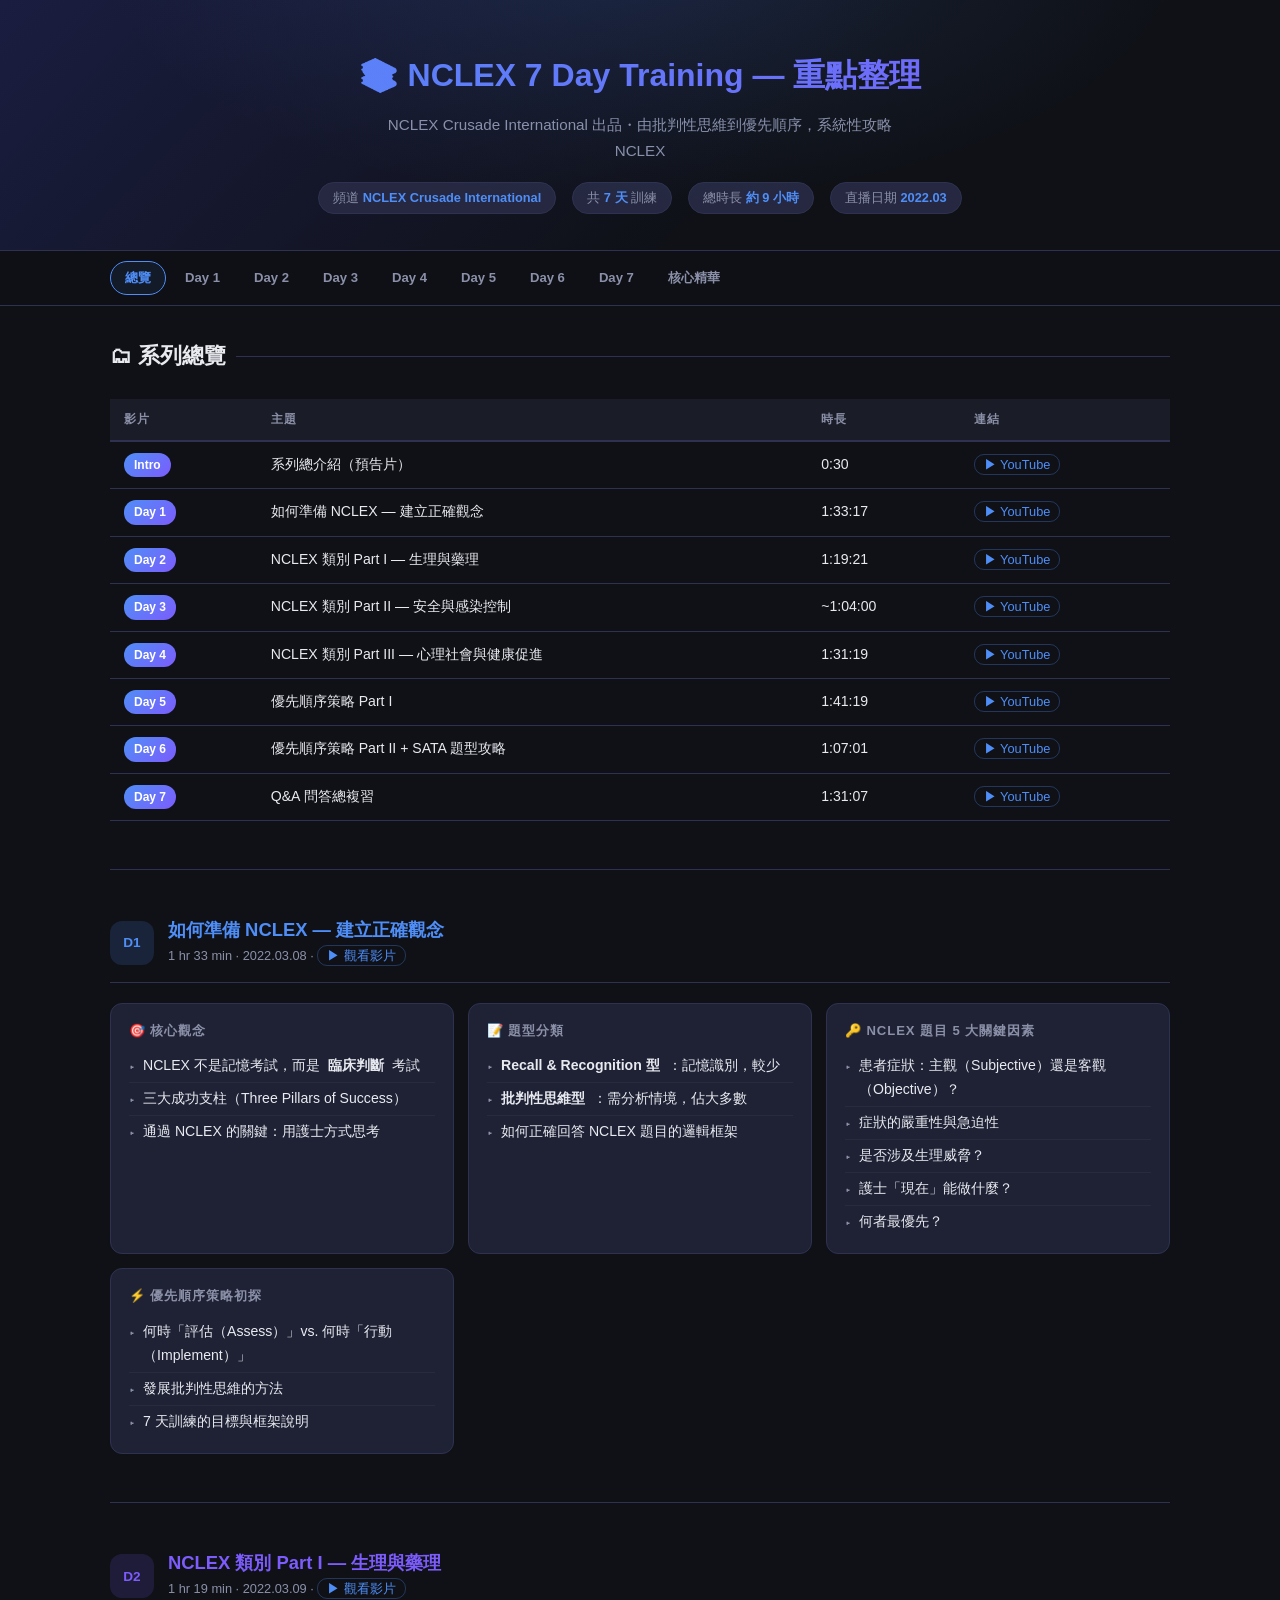
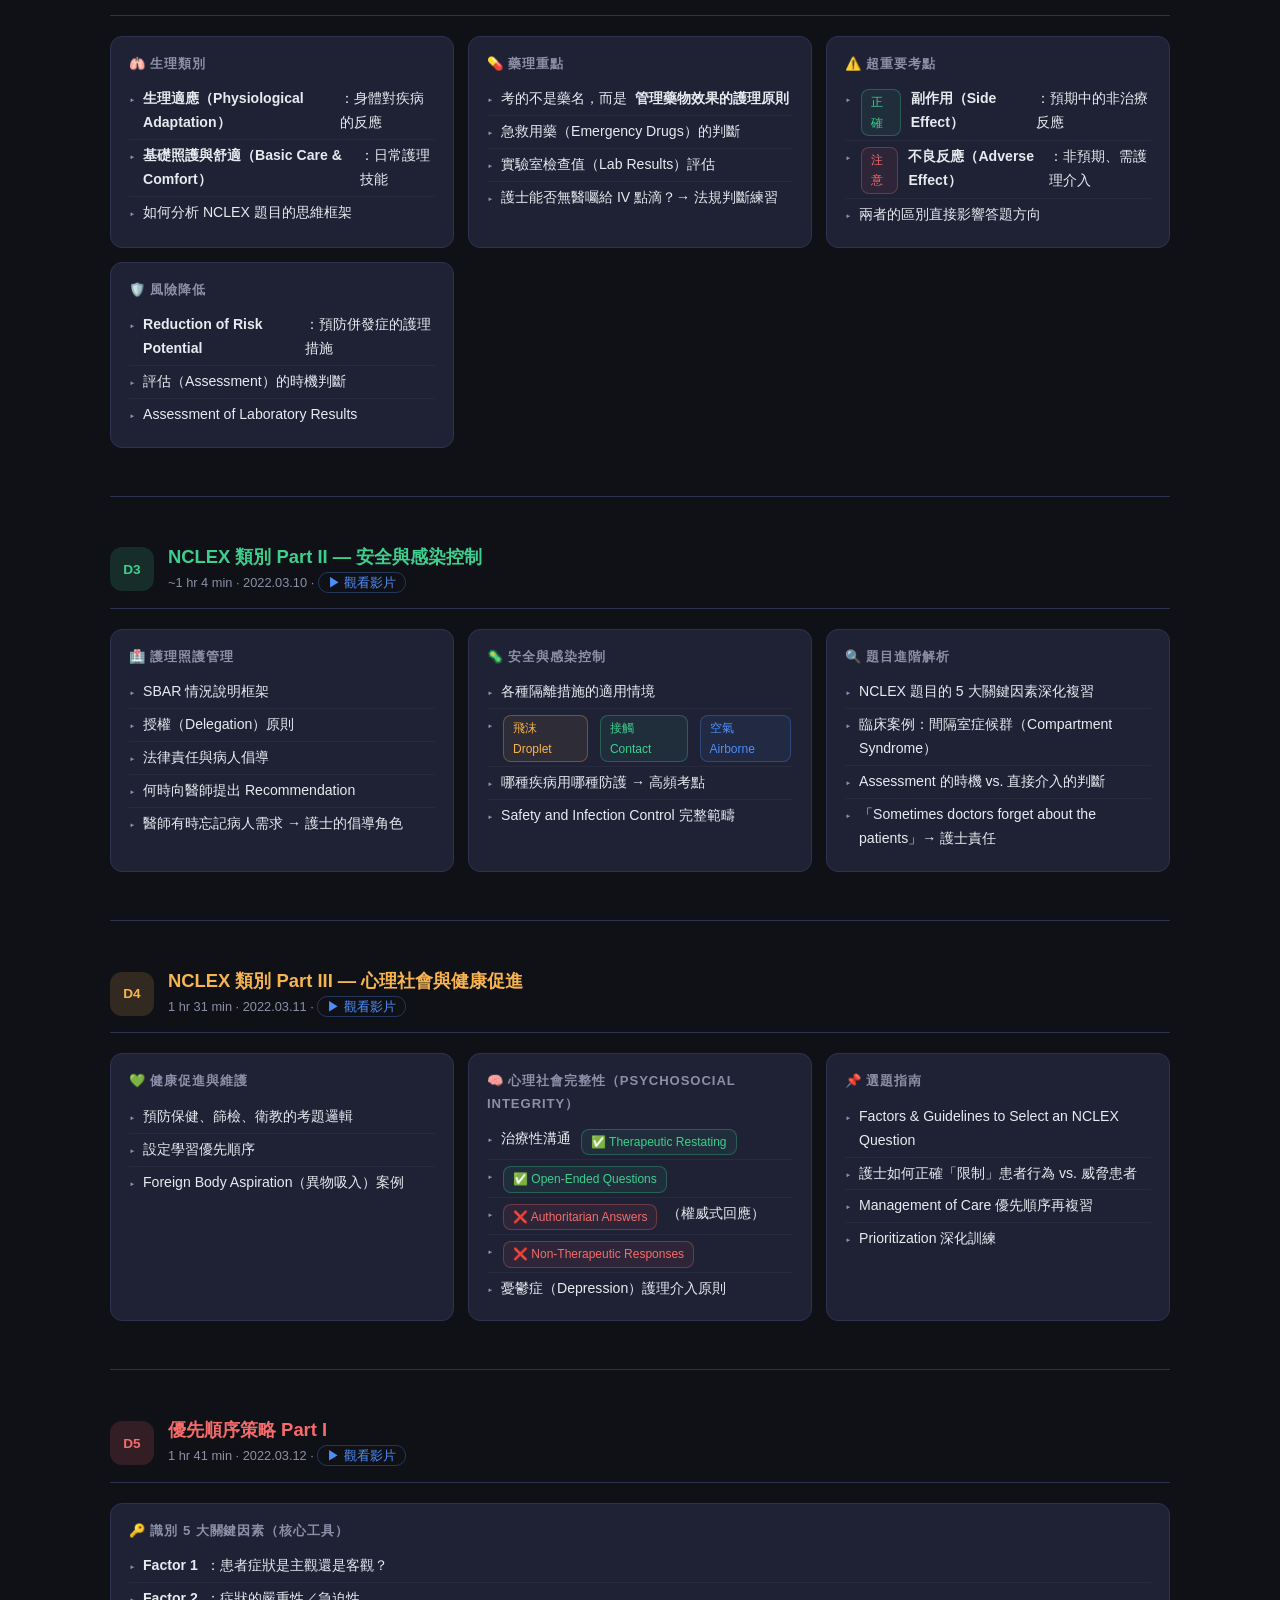
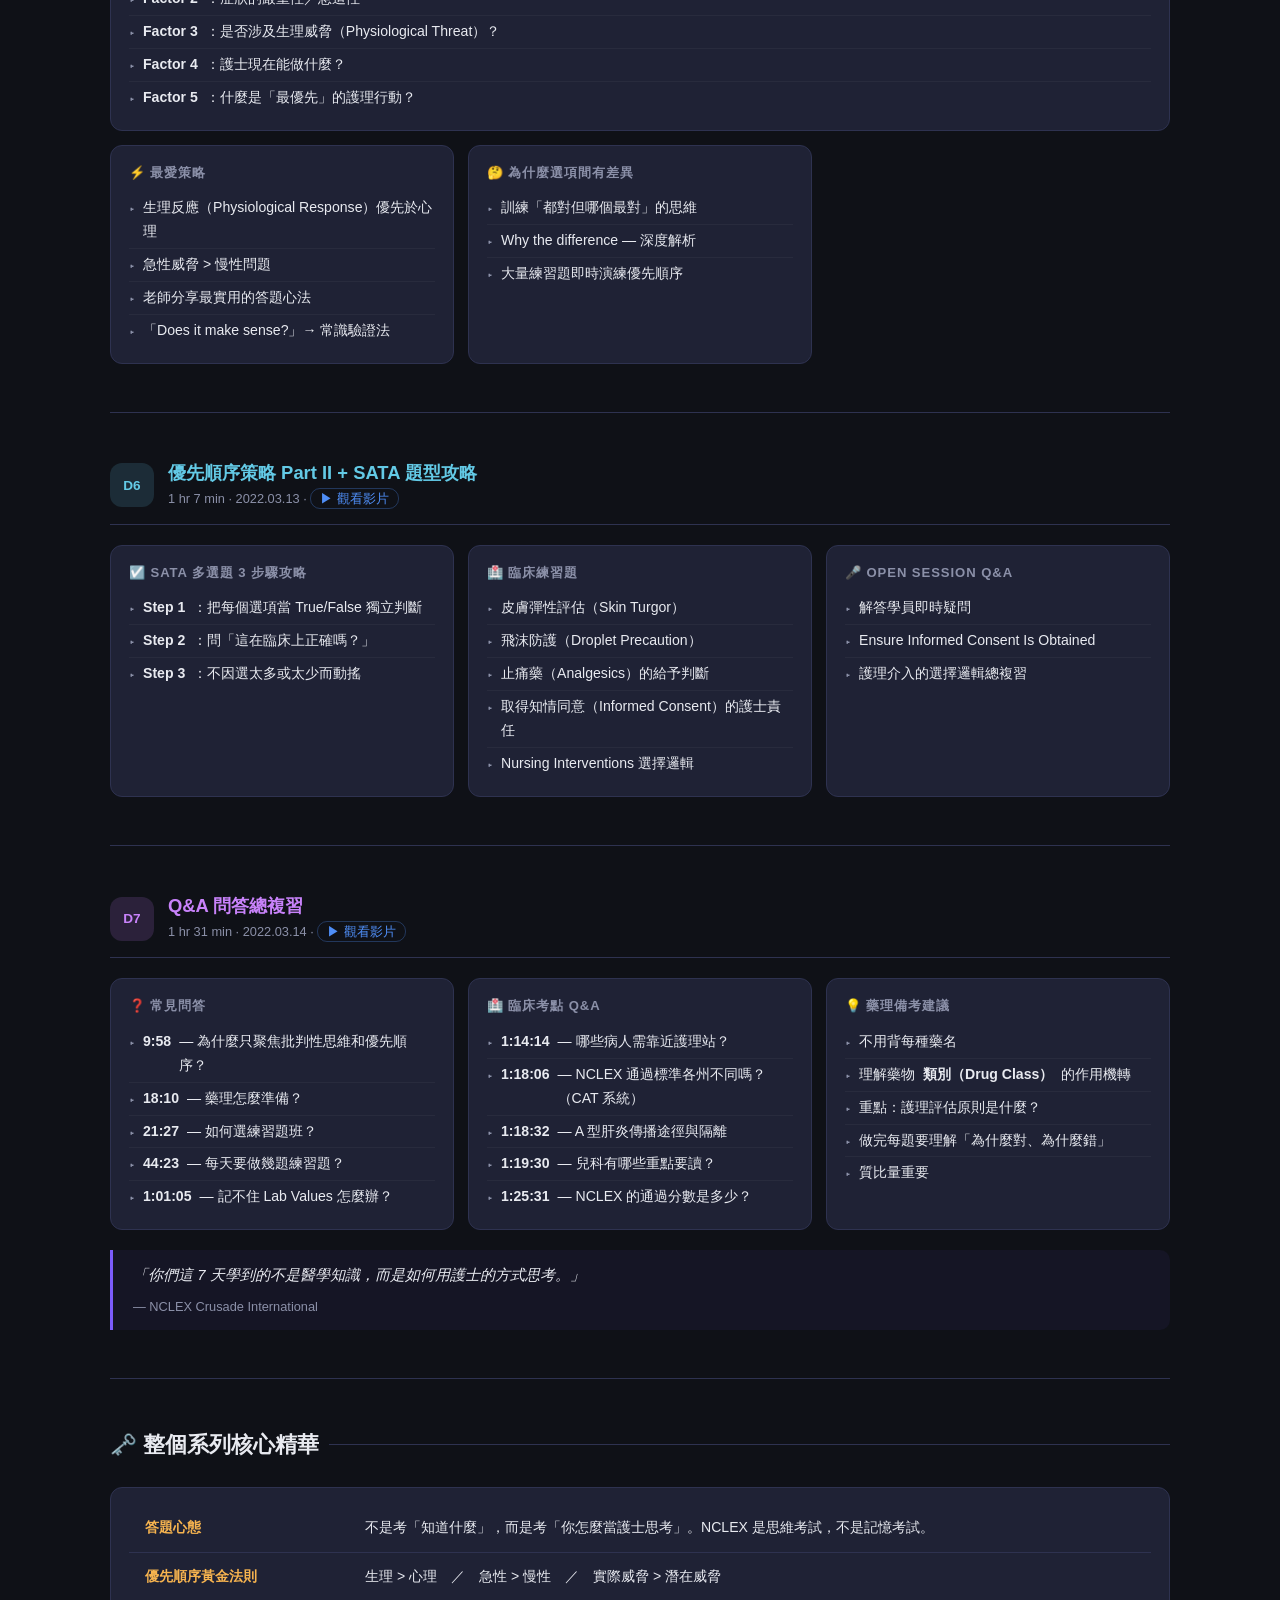
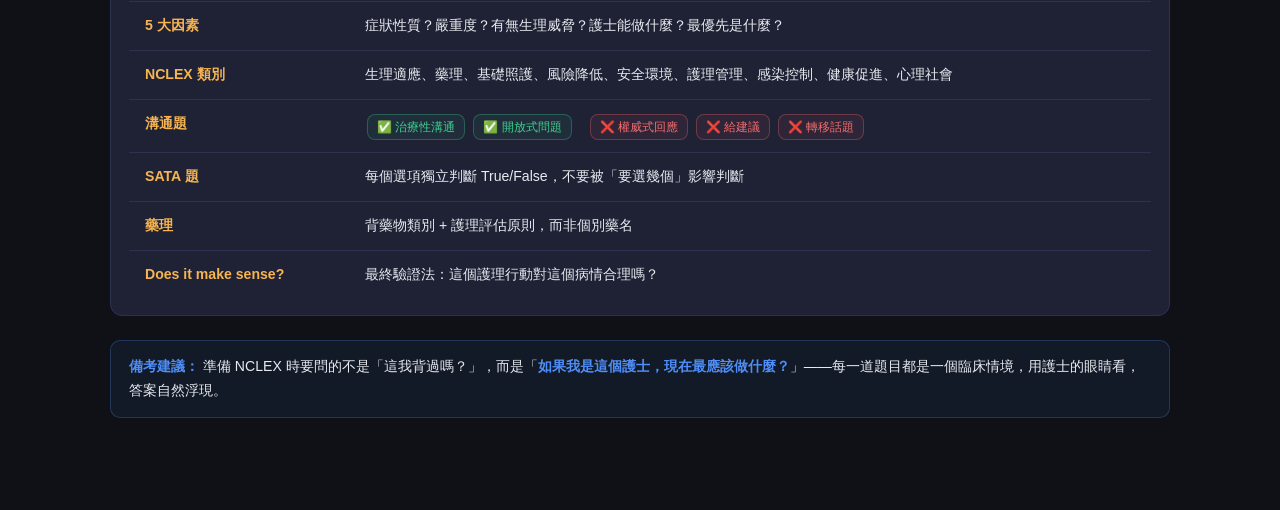
<file: index.html>
<!doctype html>
<html lang="zh-TW">
    <head>
        <meta charset="UTF-8" />
        <meta name="viewport" content="width=device-width, initial-scale=1.0" />
        <title>NCLEX 7 Day Training — 重點整理</title>
        <link rel="stylesheet" href="style.css" />
    </head>
    <body>
        <!-- ═══════════════ HERO ═══════════════ -->
        <div class="hero">
            <h1>📚 NCLEX 7 Day Training — 重點整理</h1>
            <p>NCLEX Crusade International 出品・由批判性思維到優先順序，系統性攻略 NCLEX</p>
            <div class="hero-meta">
                <span class="badge">頻道 <span>NCLEX Crusade International</span></span>
                <span class="badge">共 <span>7 天</span> 訓練</span>
                <span class="badge">總時長 <span>約 9 小時</span></span>
                <span class="badge">直播日期 <span>2022.03</span></span>
            </div>
        </div>

        <!-- ═══════════════ NAV ═══════════════ -->
        <div class="nav-wrap">
            <nav class="nav">
                <a href="#overview" class="active">總覽</a>
                <a href="#day1">Day 1</a>
                <a href="#day2">Day 2</a>
                <a href="#day3">Day 3</a>
                <a href="#day4">Day 4</a>
                <a href="#day5">Day 5</a>
                <a href="#day6">Day 6</a>
                <a href="#day7">Day 7</a>
                <a href="#core">核心精華</a>
            </nav>
        </div>

        <!-- ═══════════════ MAIN CONTENT (rendered by JS) ═══════════════ -->
        <div class="container" id="main"></div>

        <script src="data.js"></script>
        <script>
            function renderOverview(rows) {
                const trs = rows.map(r => `
                    <tr>
                        <td><span class="day-pill">${r.pill}</span></td>
                        <td>${r.topic}</td>
                        <td>${r.duration}</td>
                        <td><a class="yt-link" href="${r.url}" target="_blank">▶ YouTube</a></td>
                    </tr>`).join('');
                return `
                    <section id="overview">
                        <h2 class="section-heading">🗂 系列總覽</h2>
                        <table class="summary-table">
                            <thead><tr><th>影片</th><th>主題</th><th>時長</th><th>連結</th></tr></thead>
                            <tbody>${trs}</tbody>
                        </table>
                    </section>`;
            }

            function renderCard(card) {
                const items = card.items.map(i => `<li>${i}</li>`).join('');
                return `
                    <div class="card${card.wide ? ' wide' : ''}">
                        <div class="card-title">${card.title}</div>
                        <ul>${items}</ul>
                    </div>`;
            }

            function renderDay(day) {
                const cards = day.cards.map(renderCard).join('');
                const quote = day.quote
                    ? `<blockquote>「${day.quote.text}」<cite>${day.quote.cite}</cite></blockquote>`
                    : '';
                return `
                    <section id="${day.id}" class="day-section ${day.cls}">
                        <div class="day-header">
                            <div class="day-icon">${day.icon}</div>
                            <div class="day-header-text">
                                <h2>${day.title}</h2>
                                <span class="meta">${day.duration} · ${day.date} · <a class="yt-link" href="${day.url}" target="_blank">▶ 觀看影片</a></span>
                            </div>
                        </div>
                        <div class="card-grid">${cards}</div>
                        ${quote}
                    </section>`;
            }

            function renderCore(core) {
                const rows = core.principles
                    .map(p => `<tr><td>${p.label}</td><td>${p.content}</td></tr>`)
                    .join('');
                return `
                    <section id="core">
                        <h2 class="section-heading">🗝️ 整個系列核心精華</h2>
                        <div class="card" style="margin-bottom: 24px">
                            <table class="principles">${rows}</table>
                        </div>
                        <div class="highlight-box"><strong>備考建議：</strong> ${core.highlight}</div>
                    </section>`;
            }

            function render() {
                const divider = '<hr class="divider" />';
                const days = DATA.days.map(renderDay).join(divider);
                document.getElementById('main').innerHTML =
                    renderOverview(DATA.overview) + divider + days + divider + renderCore(DATA.core);
                initScrollObserver();
            }

            function initScrollObserver() {
                const sections = document.querySelectorAll('section[id]');
                const navLinks = document.querySelectorAll('.nav a');
                const observer = new IntersectionObserver(
                    (entries) => {
                        entries.forEach((e) => {
                            if (e.isIntersecting) {
                                navLinks.forEach(a => a.classList.remove('active'));
                                const active = document.querySelector(`.nav a[href="#${e.target.id}"]`);
                                if (active) active.classList.add('active');
                            }
                        });
                    },
                    { rootMargin: '-40% 0px -55% 0px' }
                );
                sections.forEach(s => observer.observe(s));
            }

            render();
        </script>
    </body>
</html>
</file>
<file: style.css>
:root {
    --bg: #0f1117;
    --surface: #1a1d27;
    --card: #1f2235;
    --border: #2e3250;
    --accent1: #4f8ef7;
    --accent2: #7c5cfc;
    --accent3: #3ecf8e;
    --accent4: #f7b44f;
    --accent5: #f76b6b;
    --text: #e8eaf0;
    --muted: #8b90a8;
    --tag-bg: #252840;
}

* {
    box-sizing: border-box;
    margin: 0;
    padding: 0;
}

body {
    background: var(--bg);
    color: var(--text);
    font-family: "Segoe UI", -apple-system, BlinkMacSystemFont, sans-serif;
    font-size: 15px;
    line-height: 1.7;
    padding-bottom: 60px;
}

/* ── Header ── */
.hero {
    background: linear-gradient(135deg, #1a1d40 0%, #0f1117 60%);
    border-bottom: 1px solid var(--border);
    padding: 48px 24px 36px;
    text-align: center;
    position: relative;
    overflow: hidden;
}
.hero::before {
    content: "";
    position: absolute;
    inset: 0;
    background: radial-gradient(ellipse at 50% -20%, rgba(79, 142, 247, 0.15) 0%, transparent 60%);
    pointer-events: none;
}
.hero h1 {
    font-size: 2rem;
    font-weight: 800;
    background: linear-gradient(90deg, #4f8ef7, #7c5cfc);
    -webkit-background-clip: text;
    -webkit-text-fill-color: transparent;
    background-clip: text;
    margin-bottom: 10px;
}
.hero p {
    color: var(--muted);
    font-size: 0.95rem;
    max-width: 540px;
    margin: 0 auto 18px;
}
.hero-meta {
    display: inline-flex;
    gap: 16px;
    flex-wrap: wrap;
    justify-content: center;
}
.badge {
    background: var(--tag-bg);
    border: 1px solid var(--border);
    border-radius: 20px;
    padding: 4px 14px;
    font-size: 0.8rem;
    color: var(--muted);
}
.badge span {
    color: var(--accent1);
    font-weight: 600;
}

/* ── Nav tabs ── */
.nav-wrap {
    position: sticky;
    top: 0;
    z-index: 100;
    background: rgba(15, 17, 23, 0.92);
    backdrop-filter: blur(12px);
    border-bottom: 1px solid var(--border);
}
.nav {
    display: flex;
    gap: 4px;
    overflow-x: auto;
    padding: 10px 20px;
    max-width: 1100px;
    margin: 0 auto;
    scrollbar-width: none;
}
.nav::-webkit-scrollbar {
    display: none;
}
.nav a {
    text-decoration: none;
    color: var(--muted);
    font-size: 0.82rem;
    font-weight: 600;
    padding: 5px 14px;
    border-radius: 20px;
    white-space: nowrap;
    transition: all 0.2s;
    border: 1px solid transparent;
}
.nav a:hover {
    color: var(--text);
    background: var(--surface);
}
.nav a.active {
    color: var(--accent1);
    border-color: var(--accent1);
    background: rgba(79, 142, 247, 0.08);
}

/* ── Layout ── */
.container {
    max-width: 1100px;
    margin: 0 auto;
    padding: 32px 20px;
}

/* ── Summary Table ── */
.summary-table {
    width: 100%;
    border-collapse: collapse;
    margin-bottom: 40px;
    font-size: 0.88rem;
}
.summary-table th {
    background: var(--surface);
    color: var(--muted);
    text-align: left;
    padding: 10px 14px;
    font-weight: 600;
    font-size: 0.78rem;
    text-transform: uppercase;
    letter-spacing: 0.06em;
    border-bottom: 2px solid var(--border);
}
.summary-table td {
    padding: 11px 14px;
    border-bottom: 1px solid var(--border);
    vertical-align: top;
}
.summary-table tr:hover td {
    background: rgba(255, 255, 255, 0.02);
}
.day-pill {
    display: inline-block;
    background: linear-gradient(135deg, #4f8ef7, #7c5cfc);
    color: #fff;
    font-weight: 700;
    font-size: 0.75rem;
    padding: 2px 10px;
    border-radius: 12px;
    white-space: nowrap;
}
.yt-link {
    color: var(--accent1);
    text-decoration: none;
    font-size: 0.8rem;
    border: 1px solid rgba(79, 142, 247, 0.3);
    padding: 2px 9px;
    border-radius: 10px;
    white-space: nowrap;
    transition: all 0.2s;
}
.yt-link:hover {
    background: rgba(79, 142, 247, 0.12);
}

/* ── Day cards ── */
.day-section {
    margin-bottom: 48px;
    scroll-margin-top: 70px;
}
.day-header {
    display: flex;
    align-items: center;
    gap: 14px;
    margin-bottom: 20px;
    padding-bottom: 14px;
    border-bottom: 1px solid var(--border);
}
.day-icon {
    width: 44px;
    height: 44px;
    border-radius: 12px;
    display: flex;
    align-items: center;
    justify-content: center;
    font-weight: 800;
    font-size: 0.85rem;
    flex-shrink: 0;
}
.day-header-text h2 {
    font-size: 1.15rem;
    font-weight: 700;
    line-height: 1.3;
}
.day-header-text .meta {
    color: var(--muted);
    font-size: 0.8rem;
}

/* colour themes per day */
.d0 .day-icon { background: rgba(139, 144, 168, 0.15); color: #8b90a8; }
.d1 .day-icon { background: rgba(79, 142, 247, 0.15);  color: #4f8ef7; }
.d2 .day-icon { background: rgba(124, 92, 252, 0.15);  color: #7c5cfc; }
.d3 .day-icon { background: rgba(62, 207, 142, 0.15);  color: #3ecf8e; }
.d4 .day-icon { background: rgba(247, 180, 79, 0.15);  color: #f7b44f; }
.d5 .day-icon { background: rgba(247, 107, 107, 0.15); color: #f76b6b; }
.d6 .day-icon { background: rgba(99, 202, 230, 0.15);  color: #63cae6; }
.d7 .day-icon { background: rgba(200, 130, 250, 0.15); color: #c882fa; }

.d0 .day-header-text h2 { color: #8b90a8; }
.d1 .day-header-text h2 { color: #4f8ef7; }
.d2 .day-header-text h2 { color: #7c5cfc; }
.d3 .day-header-text h2 { color: #3ecf8e; }
.d4 .day-header-text h2 { color: #f7b44f; }
.d5 .day-header-text h2 { color: #f76b6b; }
.d6 .day-header-text h2 { color: #63cae6; }
.d7 .day-header-text h2 { color: #c882fa; }

.card-grid {
    display: grid;
    grid-template-columns: repeat(auto-fill, minmax(280px, 1fr));
    gap: 14px;
}
.card {
    background: var(--card);
    border: 1px solid var(--border);
    border-radius: 12px;
    padding: 16px 18px;
    transition: border-color 0.2s, transform 0.15s;
}
.card:hover {
    border-color: rgba(79, 142, 247, 0.4);
    transform: translateY(-2px);
}
.card-title {
    font-size: 0.82rem;
    font-weight: 700;
    color: var(--muted);
    text-transform: uppercase;
    letter-spacing: 0.07em;
    margin-bottom: 8px;
}
.card ul {
    list-style: none;
    padding: 0;
}
.card ul li {
    font-size: 0.88rem;
    padding: 4px 0;
    border-bottom: 1px solid rgba(255, 255, 255, 0.04);
    color: var(--text);
    display: flex;
    gap: 8px;
}
.card ul li:last-child {
    border-bottom: none;
}
.card ul li::before {
    content: "▸";
    color: var(--muted);
    font-size: 0.75rem;
    margin-top: 3px;
    flex-shrink: 0;
}
.card.wide {
    grid-column: 1 / -1;
}

.highlight-box {
    background: rgba(79, 142, 247, 0.07);
    border: 1px solid rgba(79, 142, 247, 0.25);
    border-radius: 10px;
    padding: 14px 18px;
    font-size: 0.88rem;
    margin-top: 14px;
}
.highlight-box strong {
    color: var(--accent1);
}

.tag {
    display: inline-block;
    background: var(--tag-bg);
    border: 1px solid var(--border);
    border-radius: 8px;
    padding: 2px 9px;
    font-size: 0.75rem;
    color: var(--muted);
    margin: 2px 2px 0;
}
.tag.green  { color: #3ecf8e; border-color: rgba(62, 207, 142, 0.3);  background: rgba(62, 207, 142, 0.07); }
.tag.red    { color: #f76b6b; border-color: rgba(247, 107, 107, 0.3); background: rgba(247, 107, 107, 0.07); }
.tag.yellow { color: #f7b44f; border-color: rgba(247, 180, 79, 0.3);  background: rgba(247, 180, 79, 0.07); }
.tag.purple { color: #7c5cfc; border-color: rgba(124, 92, 252, 0.3);  background: rgba(124, 92, 252, 0.07); }
.tag.blue   { color: #4f8ef7; border-color: rgba(79, 142, 247, 0.3);  background: rgba(79, 142, 247, 0.07); }

/* ── Key principles table ── */
.principles {
    width: 100%;
    border-collapse: collapse;
    font-size: 0.88rem;
}
.principles td {
    padding: 12px 16px;
    border-bottom: 1px solid var(--border);
    vertical-align: top;
}
.principles td:first-child {
    font-weight: 700;
    color: var(--accent4);
    white-space: nowrap;
    width: 220px;
}
.principles tr:last-child td {
    border-bottom: none;
}

/* ── Quote ── */
blockquote {
    border-left: 3px solid var(--accent2);
    padding: 12px 20px;
    background: rgba(124, 92, 252, 0.06);
    border-radius: 0 10px 10px 0;
    margin: 20px 0;
    font-style: italic;
    color: var(--text);
}
blockquote cite {
    display: block;
    font-size: 0.8rem;
    color: var(--muted);
    font-style: normal;
    margin-top: 8px;
}

/* ── Section heading ── */
.section-heading {
    font-size: 1.35rem;
    font-weight: 800;
    margin-bottom: 24px;
    display: flex;
    align-items: center;
    gap: 10px;
}
.section-heading::after {
    content: "";
    flex: 1;
    height: 1px;
    background: var(--border);
}

hr.divider {
    border: none;
    border-top: 1px solid var(--border);
    margin: 48px 0;
}

/* ── Responsive ── */
@media (max-width: 640px) {
    .hero {
        padding: 28px 16px 20px;
    }
    .hero h1 {
        font-size: 1.35rem;
    }
    .container {
        padding: 20px 14px;
    }
    .card-grid {
        grid-template-columns: 1fr;
    }

    /* Summary table: hide 時長 col */
    .summary-table { font-size: 0.82rem; }
    .summary-table th:nth-child(3),
    .summary-table td:nth-child(3) { display: none; }
    .summary-table th,
    .summary-table td { padding: 9px 10px; }

    /* Day header */
    .day-header-text h2 { font-size: 1rem; }
    .day-header-text .meta {
        display: flex;
        flex-wrap: wrap;
        gap: 4px;
        align-items: center;
    }

    /* Principles table: stack label above content */
    .principles tr { display: block; border-bottom: 1px solid var(--border); }
    .principles tr:last-child { border-bottom: none; }
    .principles td { display: block; border-bottom: none; padding: 6px 12px; width: 100% !important; white-space: normal; }
    .principles td:first-child { padding-bottom: 2px; font-size: 0.8rem; }
    .principles td:last-child  { padding-top: 2px; padding-bottom: 10px; }

    .section-heading { font-size: 1.1rem; }
    .day-section { margin-bottom: 36px; }
}
</file>
